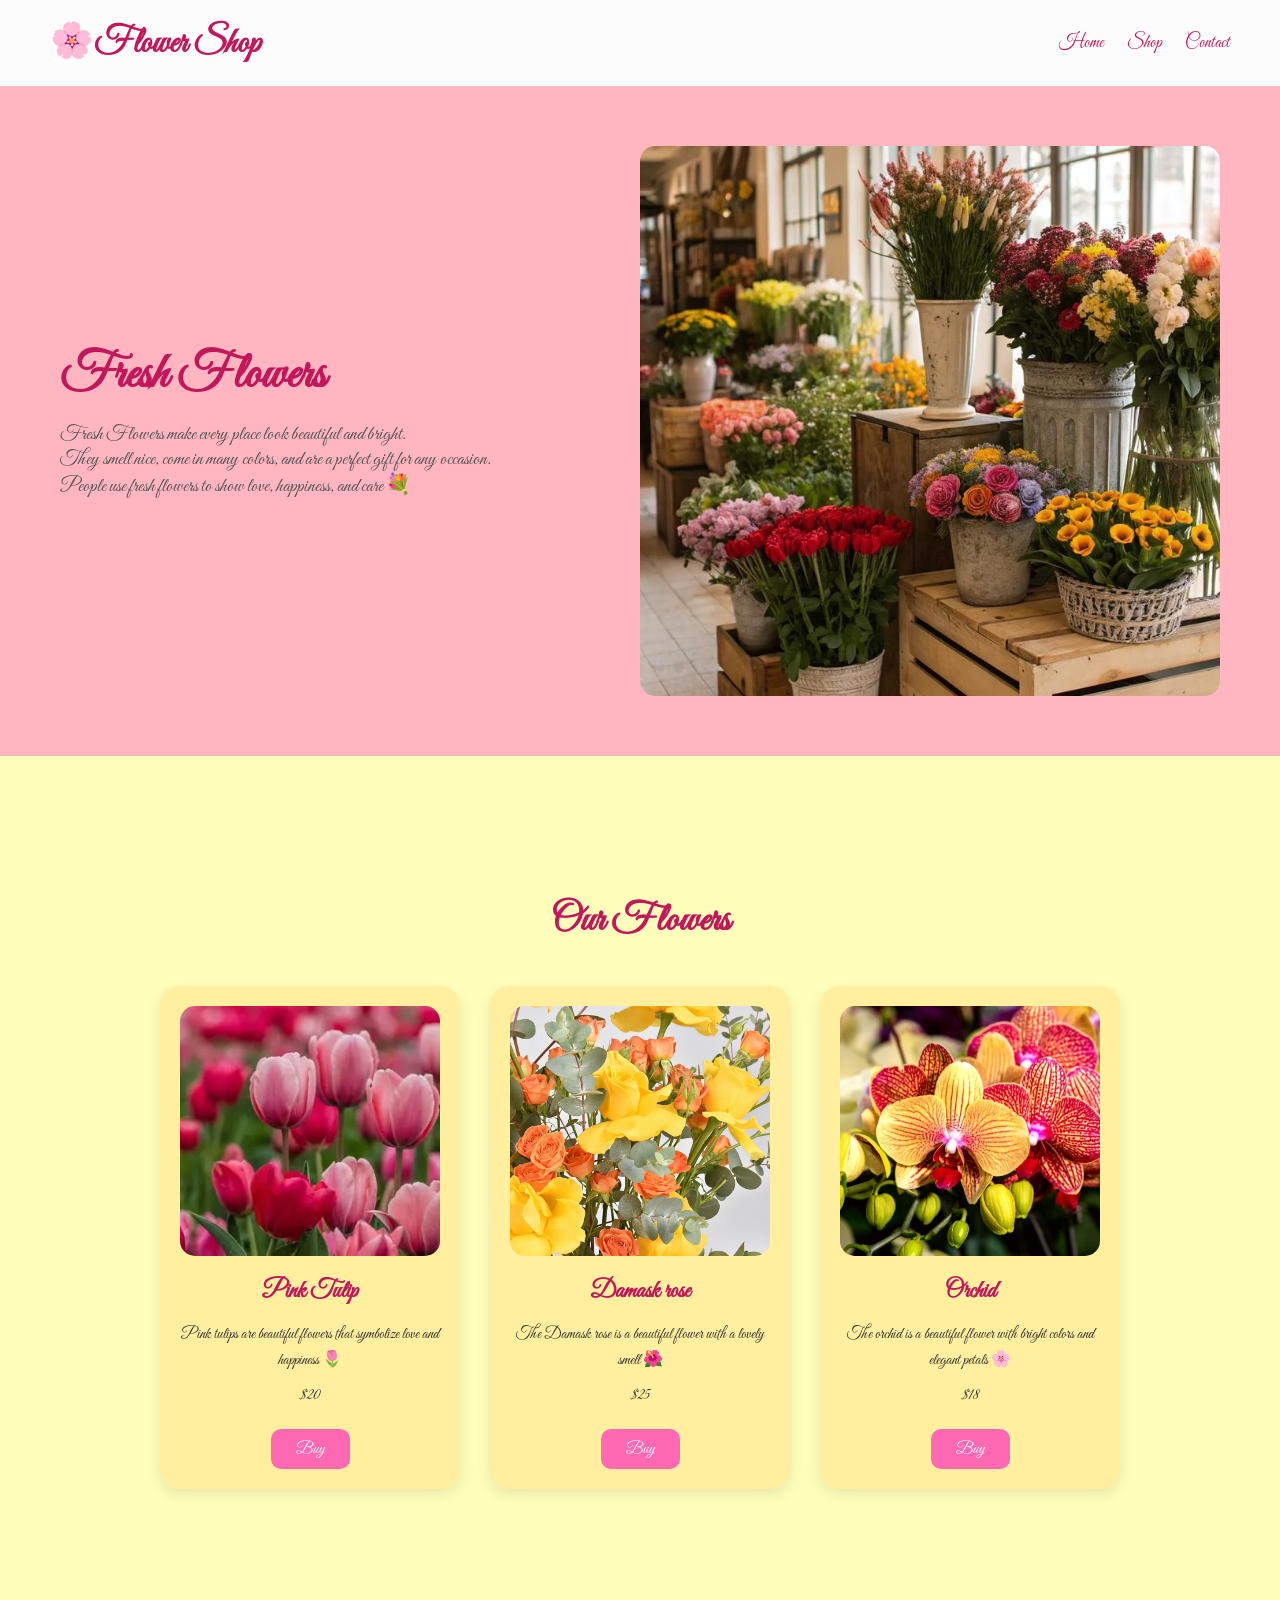
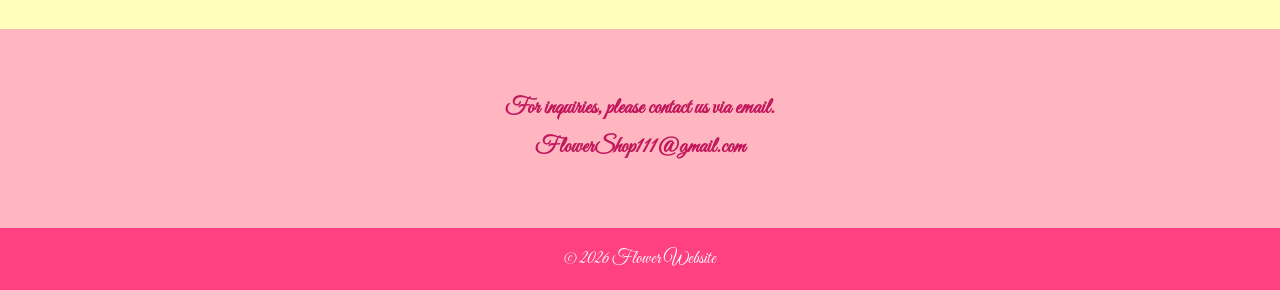
<file: index.html>
<!DOCTYPE html>
<html lang="en">
<head>
    <meta charset="UTF-8">
    <meta name="viewport" content="width=device-width, initial-scale=1.0">
    <title>Flower Shop</title>

    <link rel="stylesheet" href="style.css">

    <link href="https://fonts.googleapis.com/css2?family=Great+Vibes&display=swap" rel="stylesheet">

</head>

<body>

<!-- Header -->

<header>

    <h1>🌸Flower Shop</h1>

    <nav>
        <a href="#Home">Home</a>
        <a href="#Shop">Shop</a>
        <a href="#Contact">Contact</a>
    </nav>

</header>

<!-- Hero Section -->

<section class="Home" id="Home">

    <div class="title">

        <h2>Fresh Flowers</h2>

        <p>
            Fresh Flowers make every place look beautiful and bright.
            <br>
            They smell nice, come in many colors, and are a perfect gift for any occasion.
            <br>
            People use fresh flowers to show love, happiness, and care 💐
        </p>

    </div>

    <img src="Rose Shop2.jpg" alt="Flowers">

</section>

<!-- Shop Section -->

<section class="Shop" id="Shop">

    <h1>Our Flowers</h1>

    <div class="cards">

        <!-- Card 1 -->

        <div class="card">

            <img src="Pink Tulip.webp" alt="Pink Tulip">

            <h2>Pink Tulip</h2>

            <p>
                Pink tulips are beautiful flowers that symbolize love and happiness 🌷
            </p>

            <p>$20</p>

            <a href="payment.html" class="buy-btn">Buy</a>

        </div>

        <!-- Card 2 -->

        <div class="card">

            <img src="Damask rose.webp" alt="Damask rose">

            <h2>Damask rose</h2>

            <p>
                The Damask rose is a beautiful flower with a lovely smell 🌺
            </p>

            <p>$25</p>

            <a href="payment.html" class="buy-btn">Buy</a>

        </div>

        <!-- Card 3 -->

        <div class="card">

            <img src="orchid.webp" alt="Orchid">

            <h2>Orchid</h2>

            <p>
                The orchid is a beautiful flower with bright colors and elegant petals 🌸
            </p>

            <p>$18</p>

            <a href="payment.html" class="buy-btn">Buy</a>

        </div>

    </div>

</section>

   <section class="Contact" id="Contact">

           <P>For inquiries, please contact us via email.<br> FlowerShop111@gmail.com</P>

   </section>

<!-- Footer -->

<footer>

    <p>© 2026 Flower Website</p>

</footer>

</body>
</html>
</file>
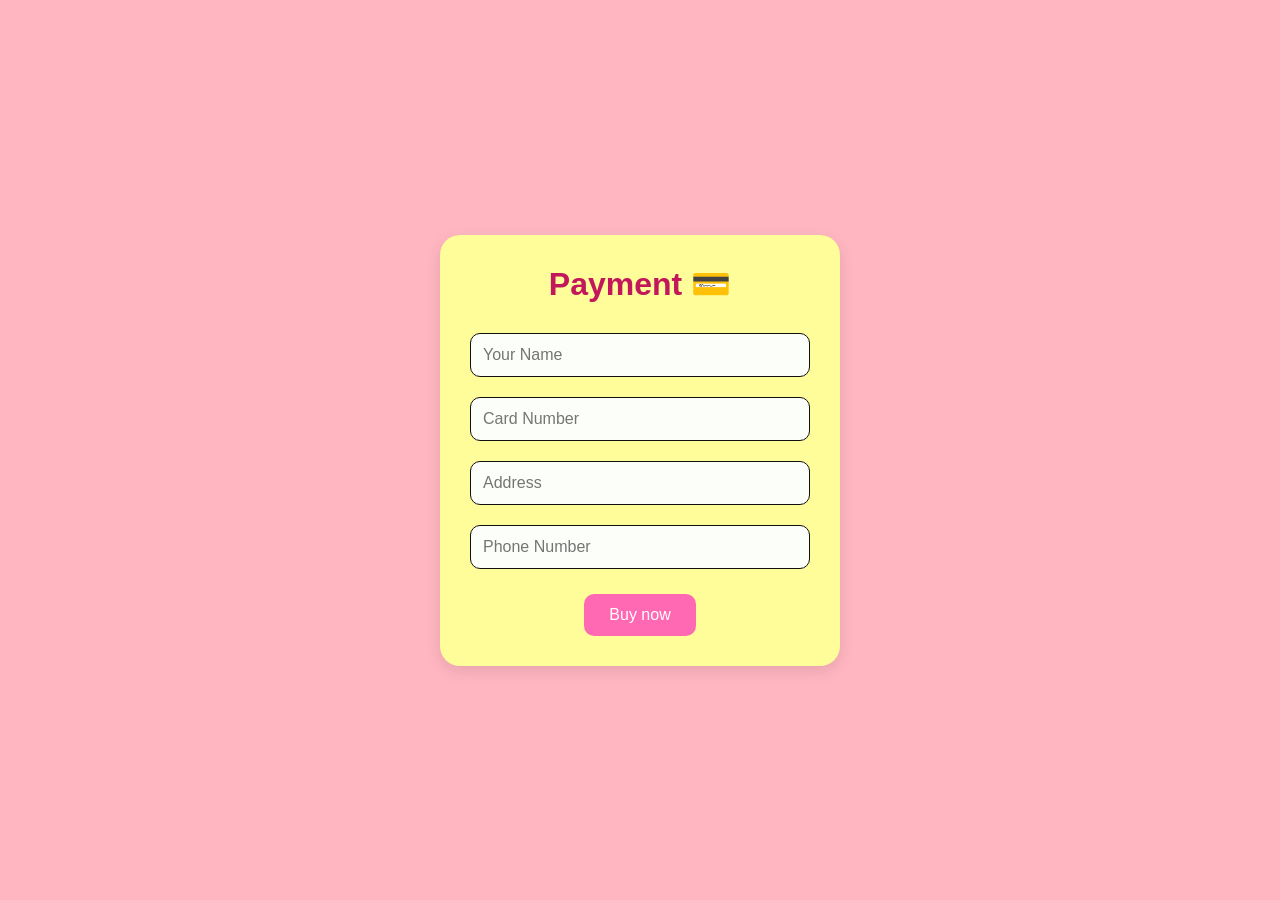
<file: payment.html>
<!DOCTYPE html>
<html lang="en">
<head>
    <meta charset="UTF-8">
    <meta name="viewport" content="width=device-width, initial-scale=1.0">
    <title>Payment Page</title>

    <link rel="stylesheet" href="payment.css">
</head>

<body>

    <div class="payment-box">

        <h1>Payment 💳</h1>

        <input type="text" placeholder="Your Name">

        <input type="number" placeholder="Card Number">

        <input type="text" placeholder="Address">

        <input type="number" placeholder="Phone Number">

        <button >Buy now</button>

    </div>

</body>
</html>
</file>
<file: style.css>
html{
    scroll-behavior: smooth;
}

*{
    margin: 0;
    padding: 0;
    box-sizing: border-box;
}

body{
    font-family:'Great Vibes', cursive;
    background-color: #FFB;
    color: #333;
}

/* Header */

header{
    background-color: #fcfcfc;
    display: flex;
    justify-content: space-between;
    align-items: center;
    padding: 20px 50px;
}

header h1{
    font-size: 35px;
    color: #c2185b;
}

nav a{
    text-decoration: none;
    color: #c2185b;
    margin-left: 20px;
    font-size: 18px;
    transition: 0.3s;
}

nav a:hover{
   background-color: #65062c;
}

/* Hero Section */

.Home{
    display: flex;
    justify-content: space-between;
    align-items: center;
    padding: 60px;
    background-color: #FFB6C1;
}

.title h2{
    font-size: 50px;
    color: #c2185b;
    margin-bottom: 15px;
}

.title p{
    font-size: 20px;
    color: #555;
}

.Home img{
    width: 50%;
    height: 550px;
    object-fit: cover;
    border-radius: 15px;
}

/* Shop Section */

.Shop{
    padding: 60px 30px;
    text-align: center;
    margin-top: 80px;
}

.Shop h1{
    font-size: 40px;
    margin-bottom: 40px;
    color: #c2185b;
}

.cards{
    display: flex;
    justify-content: center;
    gap: 30px;
    flex-wrap: wrap;
}

.card{
    background-color: #FFEF9F;
    width: 300px;
    padding: 20px;
    border-radius: 20px;
    box-shadow: 0 5px 15px rgba(0,0,0,0.1);
    transition: 0.3s;
}

.card:hover{
    transform: translateY(-10px);
}

.card img{
    width: 100%;
    height: 250px;
    object-fit: cover;
    border-radius: 15px;
}

.card h2{
    margin: 15px 0;
    color: #c2185b;
}

.card p{
    margin-bottom: 10px;
    line-height: 1.6;
}

/* Buy Button */

.buy-btn{
    display: inline-block;
    text-decoration: none;
    background-color: #ff69b4;
    color: white;
    padding: 10px 25px;
    border-radius: 10px;
    font-size: 16px;
    transition: 0.3s;
    margin-top: 10px;
}

.buy-btn:hover{
    background-color: #c2185b;
}

.Contact{
    padding: 60px 20px;
    background-color: #FFB6C1;
    text-align: center;
    margin-top: 80px;
}

.Contact p{
    font-size: 22px;
    color: #c2185b;
    line-height: 1.8;
    font-weight: bold;
}

/* Footer */

footer{
    background-color: #FF4081;
    color: white;
    text-align: center;
    padding: 20px;
    font-size: 18px;
}
</file>
<file: payment.css>
*{
    margin: 0;
    padding: 0;
    box-sizing: border-box;
}

body{
    background-color: #FFB6C1;
    font-family: Arial, Helvetica, sans-serif;

    display: flex;
    justify-content: center;
    align-items: center;

    height: 100vh;
}

.payment-box{
    background-color: #FEFD99;
    width: 400px;

    padding: 30px;

    border-radius: 20px;

    box-shadow: 0 5px 15px rgba(0,0,0,0.1);

    text-align: center;
}

.payment-box h1{
    color: #c2185b;

    margin-bottom: 20px;
}

.payment-box input{
    width: 100%;

    padding: 12px;

    margin: 10px 0;

    border: 1px solid #110f0f;

    border-radius: 10px;

    font-size: 16px;
    background-color: #fcfff9;
}

.payment-box button{
    background-color: #ff69b4;

    color: white;

    border: none;

    padding: 12px 25px;

    border-radius: 10px;

    cursor: pointer;

    font-size: 16px;

    margin-top: 15px;

    transition: 0.3s;
}

.payment-box button:hover{
    background-color: #c2185b;
}
</file>
